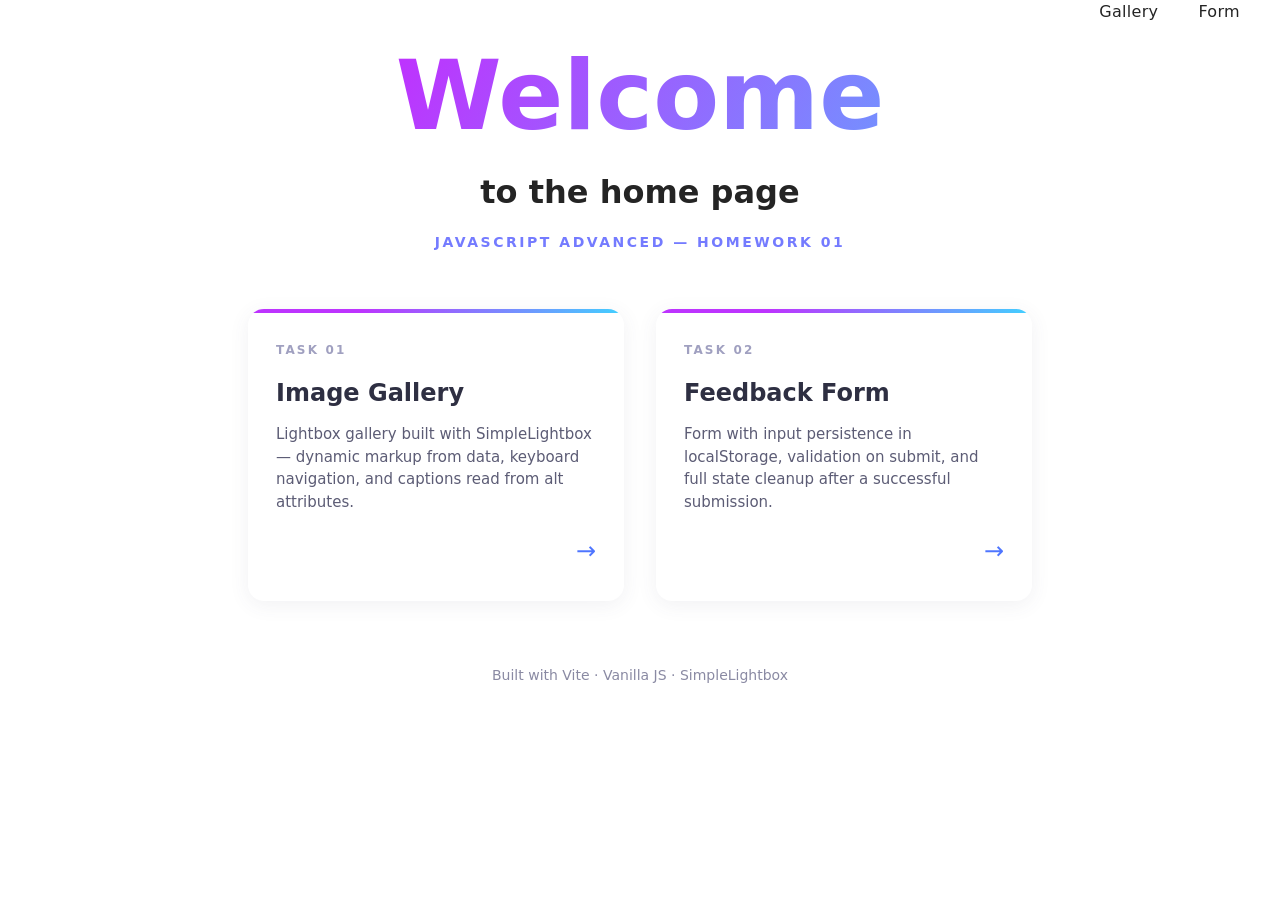
<file: src/index.html>
<!DOCTYPE html>
<html lang="en">
  <head>
    <meta charset="UTF-8" />
    <link rel="icon" type="image/svg+xml" href="/favicon.svg" />
    <meta name="viewport" content="width=device-width, initial-scale=1.0" />
    <title>Home work 1</title>
    <link rel="stylesheet" href="./css/styles.css" />
  </head>
  <body>
    <main>
      <div class="container">
        <nav>
          <ul class="nav-list">
            <li class="nav-item">
              <a class="nav-link {=$highlight-act}" href="./1-gallery.html"
                >Gallery</a
              >
            </li>
            <li class="nav-item">
              <a class="nav-link {=$highlight-curr}" href="./2-form.html"
                >Form</a
              >
            </li>
          </ul>
        </nav>
        <h1 class="main-title">
          <span class="main-title-gradient">Welcome</span> to the home page
        </h1>
        <p class="home-subtitle">JavaScript Advanced — Homework 01</p>

        <section class="home-tasks">
          <a class="task-card" href="./1-gallery.html">
            <span class="task-card-number">TASK 01</span>
            <h2 class="task-card-title">Image Gallery</h2>
            <p class="task-card-desc">
              Lightbox gallery built with SimpleLightbox — dynamic markup from
              data, keyboard navigation, and captions read from alt attributes.
            </p>
            <span class="task-card-arrow">&rarr;</span>
          </a>
          <a class="task-card" href="./2-form.html">
            <span class="task-card-number">TASK 02</span>
            <h2 class="task-card-title">Feedback Form</h2>
            <p class="task-card-desc">
              Form with input persistence in localStorage, validation on submit,
              and full state cleanup after a successful submission.
            </p>
            <span class="task-card-arrow">&rarr;</span>
          </a>
        </section>

        <p class="home-footer">
          Built with Vite &middot; Vanilla JS &middot; SimpleLightbox
        </p>
      </div>
    </main>
  </body>
</html>
</file>
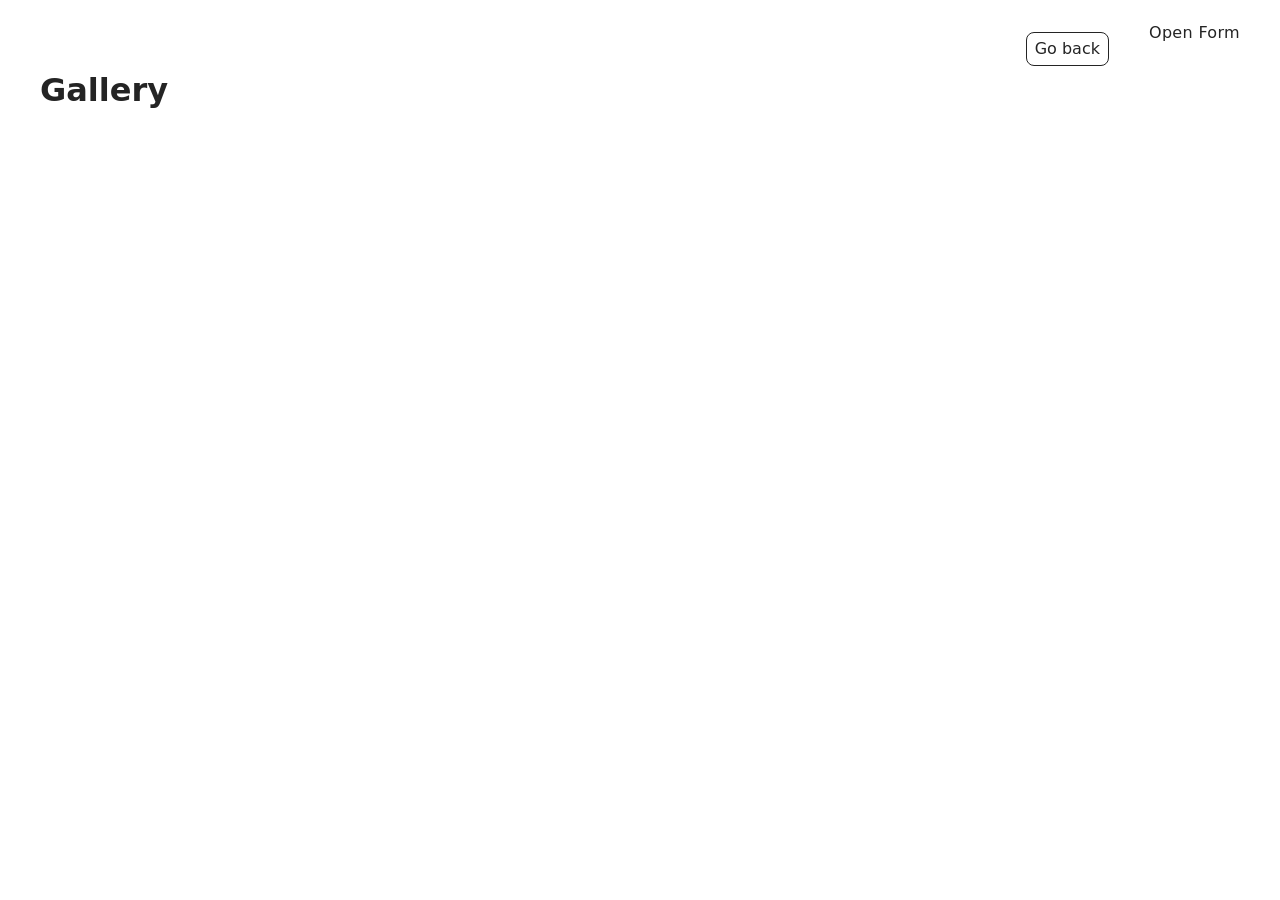
<file: src/1-gallery.html>
<!DOCTYPE html>
<html lang="en">
  <head>
    <meta charset="UTF-8" />
    <meta http-equiv="X-UA-Compatible" content="IE=edge" />
    <meta name="viewport" content="width=device-width, initial-scale=1.0" />
    <title>Gallery</title>
    <link rel="stylesheet" href="./css/styles.css" />
  </head>
  <body>
    <header>
      <div class="container">
        <nav>
          <ul class="nav-list">
            <li class="nav-item">
              <a class="back-link" href="./index.html">Go back</a>
            </li>
            <li class="nav-item">
              <a class="nav-link" href="./2-form.html">Open Form</a>
            </li>
          </ul>
        </nav>
      </div>
    </header>

    <main>
      <div class="container">
        <h1 class="title">
          <span class="title-gradient">Gallery</span>
        </h1>
        <ul class="gallery"></ul>
      </div>
    </main>

    <script type="module" src="./js/1-gallery.js"></script>
  </body>
</html>
</file>
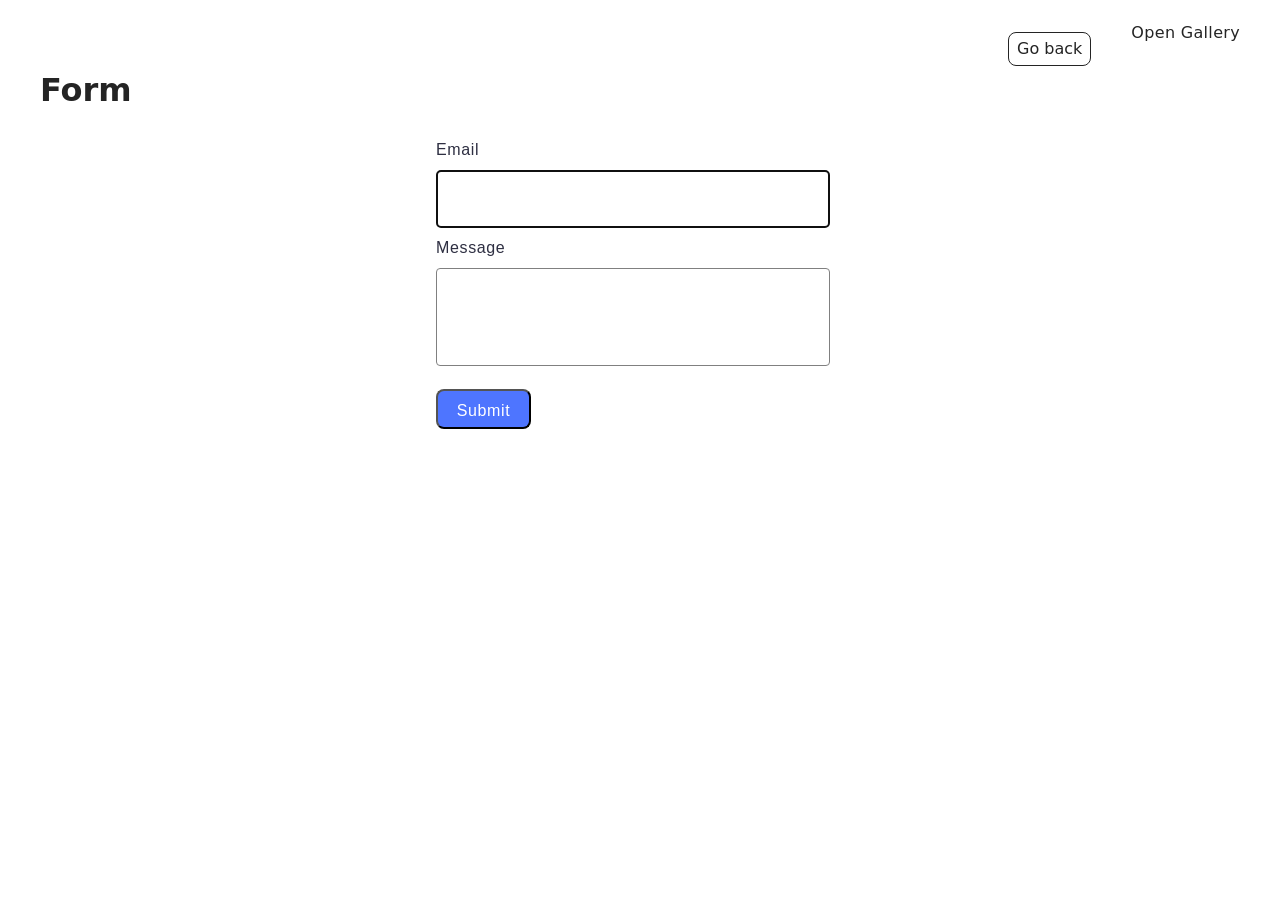
<file: src/2-form.html>
<!DOCTYPE html>
<html lang="en">
  <head>
    <meta charset="UTF-8" />
    <meta http-equiv="X-UA-Compatible" content="IE=edge" />
    <meta name="viewport" content="width=device-width, initial-scale=1.0" />
    <title>Form</title>
    <link rel="stylesheet" href="./css/styles.css" />
  </head>
  <body>
    <header>
      <div class="container">
        <nav>
          <ul class="nav-list">
            <li class="nav-item">
              <a class="back-link" href="./index.html">Go back</a>
            </li>
            <li class="nav-item">
              <a class="nav-link" href="./1-gallery.html">Open Gallery</a>
            </li>
          </ul>
        </nav>
      </div>
    </header>

    <main>
      <div class="container">
        <h1 class="title">
          <span class="title-gradient">Form</span>
        </h1>

        <form class="feedback-form" autocomplete="off">
          <label>
            Email
            <input type="email" name="email" autofocus />
          </label>
          <label>
            Message
            <textarea name="message" rows="8"></textarea>
          </label>
          <button type="submit">Submit</button>
        </form>
      </div>
    </main>

    <script type="module" src="./js/2-form.js"></script>
  </body>
</html>
</file>
<file: src/css/styles.css>
/**
  |============================
  | include css partials with
  | default @import url()
  |============================
*/
/* Common styles */
@import url('./reset.css');
@import url('./base.css');
@import url('./container.css');
@import url('./animations.css');

/* Sections style */
@import url('./header.css');
@import url('./vite-promo.css');
@import url('./back-link.css');
@import url('./home.css');
@import url('./gallery.css');
@import url('./form.css');
</file>
